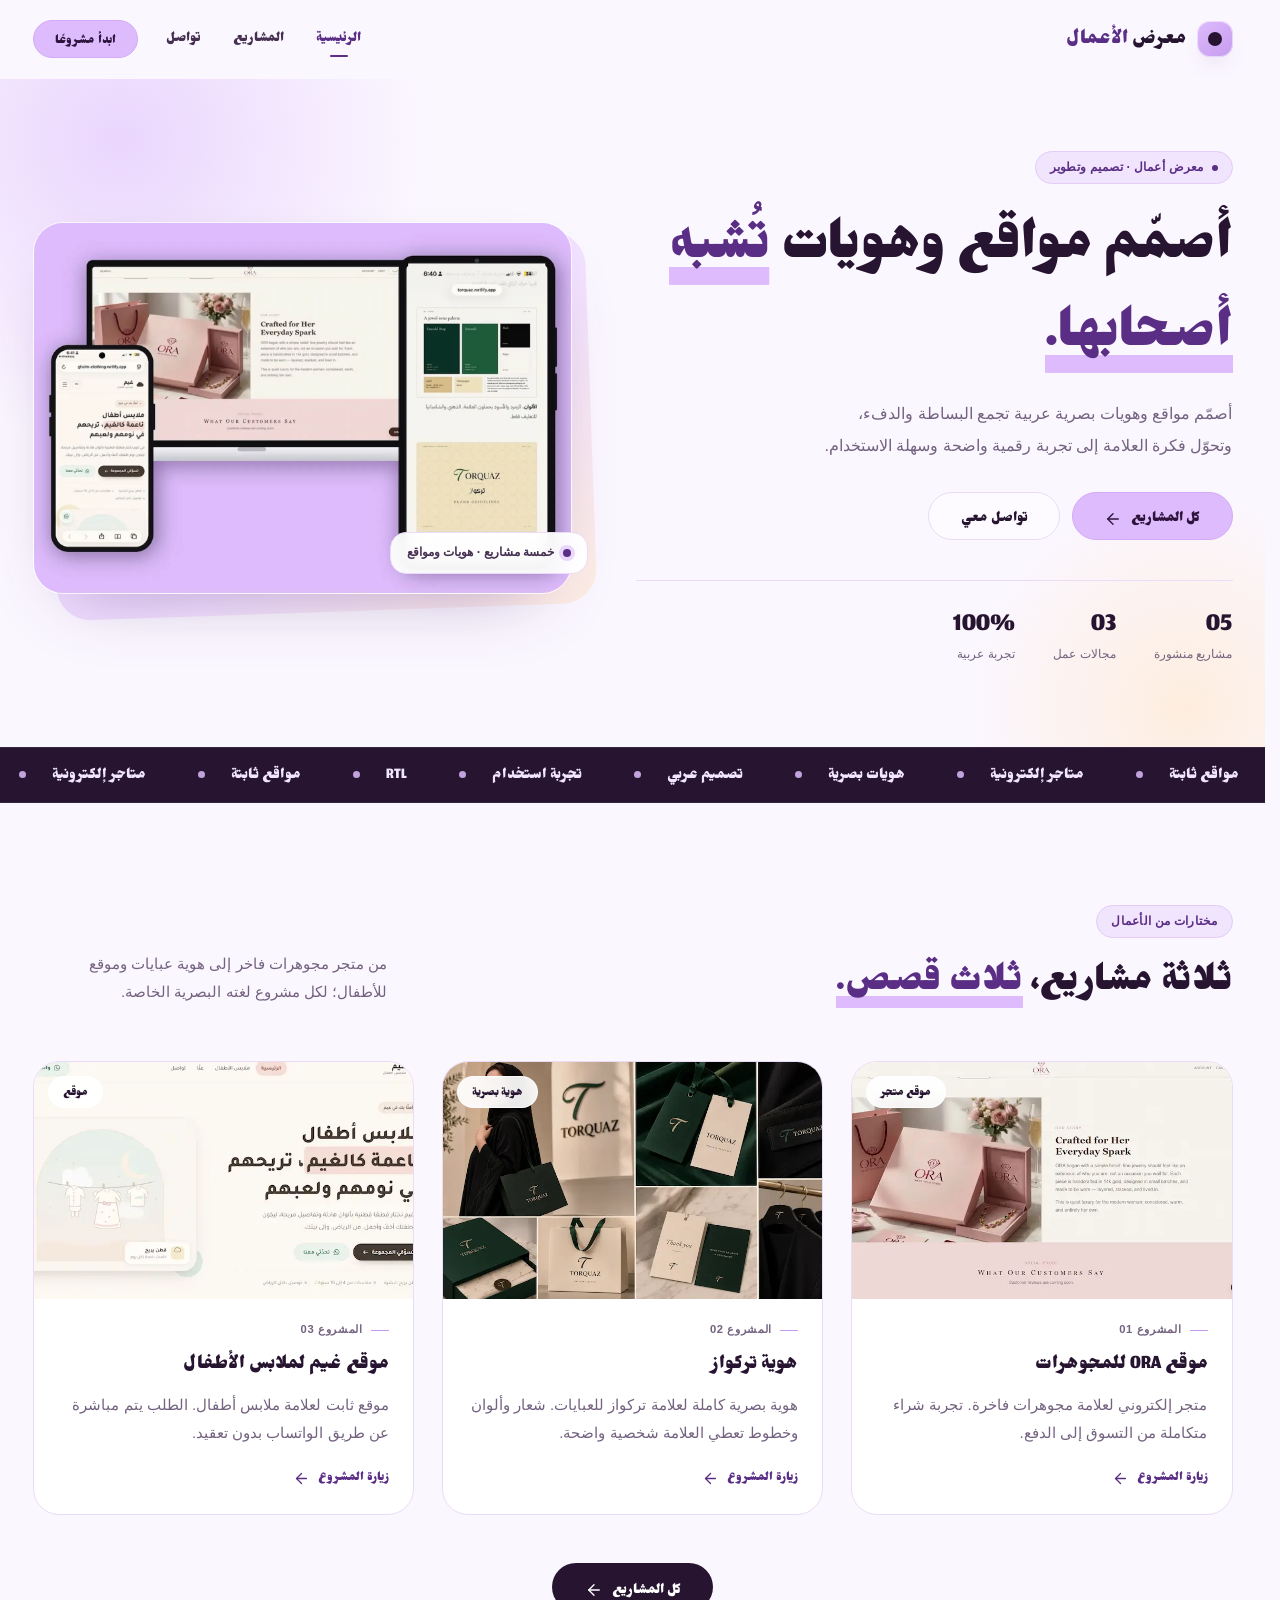
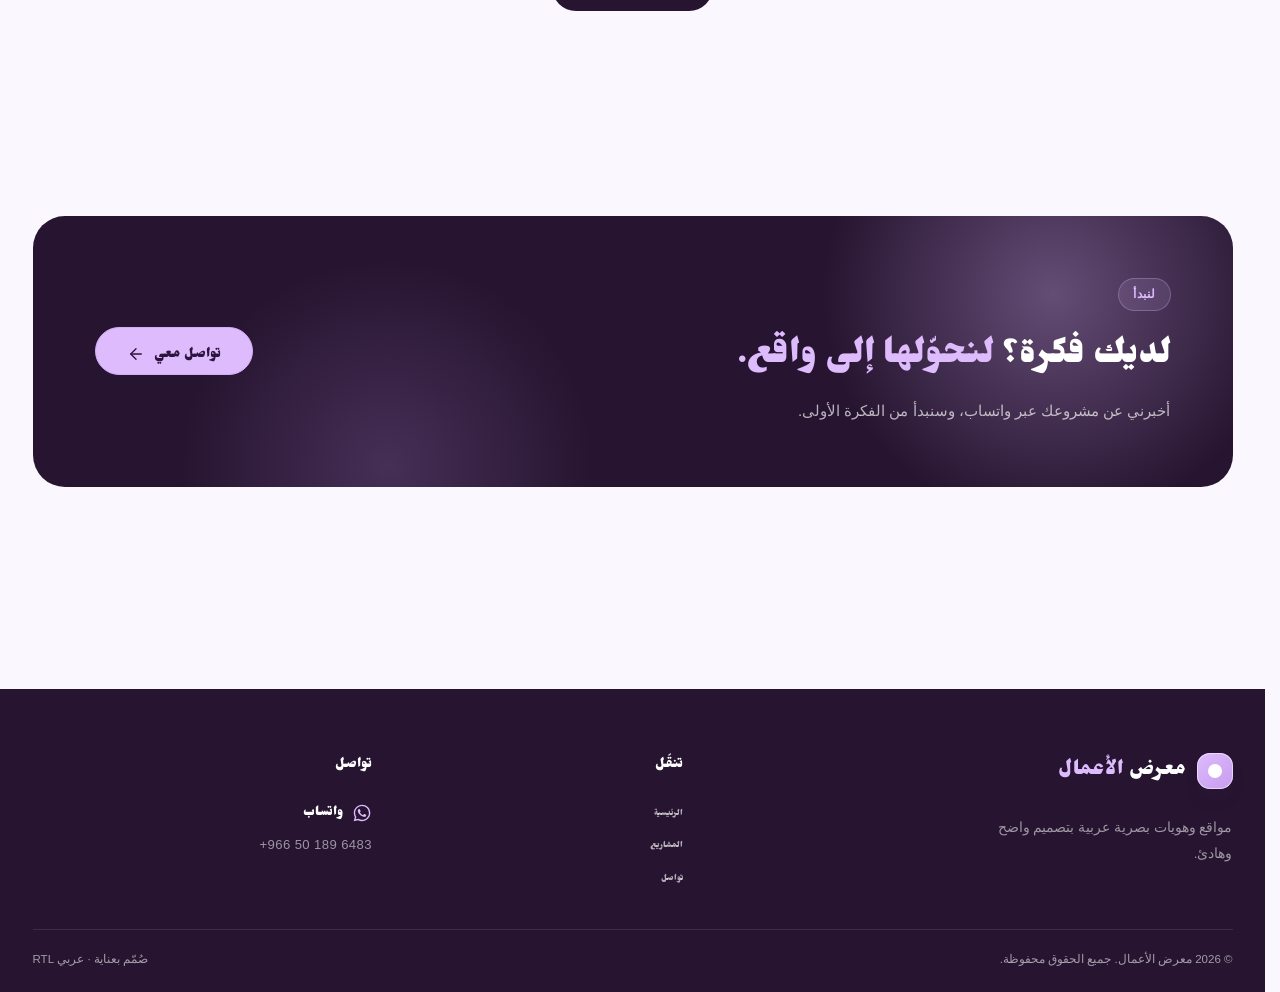
<file: index.html>
<!DOCTYPE html>
<html lang="ar" dir="rtl">
<head>
  <meta charset="utf-8">
  <meta name="viewport" content="width=device-width, initial-scale=1">
  <title>معرض الأعمال — تصميم مواقع وهويات بصرية</title>
  <meta name="description" content="معرض أعمال عربي يضم مواقع ومتاجر إلكترونية وهويات بصرية بتصميم واضح وهادئ.">
  <meta name="theme-color" content="#DDBBFC">
  <link rel="stylesheet" href="assets/css/style.css">
  <script src="assets/js/main.js" defer></script>
</head>
<body>
  <a class="skip-link" href="#main">تخطَّ إلى المحتوى</a>

  <header class="site-header" id="siteHeader">
    <div class="container header-inner">
      <a class="brand" href="index.html" aria-label="معرض الأعمال — الرئيسية">
        <span class="brand-mark" aria-hidden="true"></span>
        <span>معرض <span class="brand-em">الأعمال</span></span>
      </a>

      <nav class="nav" id="primary-nav" aria-label="التنقل الرئيسي">
        <a class="nav-link is-active" href="index.html" aria-current="page">الرئيسية</a>
        <a class="nav-link" href="projects.html">المشاريع</a>
        <a class="nav-link" href="contact.html">تواصل</a>
        <a class="btn btn--primary btn--sm nav-cta" href="contact.html">ابدأ مشروعًا</a>
      </nav>

      <button class="nav-toggle" type="button" aria-expanded="false" aria-controls="primary-nav" aria-label="فتح القائمة">
        <span></span>
        <span></span>
        <span></span>
      </button>
    </div>
  </header>

  <main id="main">
    <section class="hero" aria-labelledby="hero-title">
      <div class="container hero-grid">
        <div class="hero-copy" data-reveal>
          <span class="eyebrow"><span class="eyebrow-dot"></span> معرض أعمال · تصميم وتطوير</span>
          <h1 id="hero-title">أصمّم مواقع وهويات <span class="accent">تُشبه أصحابها.</span></h1>
          <p class="lead">أصمّم مواقع وهويات بصرية عربية تجمع البساطة والدفء، وتحوّل فكرة العلامة إلى تجربة رقمية واضحة وسهلة الاستخدام.</p>
          <div class="hero-actions">
            <a class="btn btn--primary" href="projects.html">
              كل المشاريع
              <svg viewBox="0 0 24 24" fill="none" stroke="currentColor" stroke-width="1.8" stroke-linecap="round" stroke-linejoin="round" aria-hidden="true"><path d="M19 12H5"/><path d="m12 19-7-7 7-7"/></svg>
            </a>
            <a class="btn btn--ghost" href="contact.html">تواصل معي</a>
          </div>
          <ul class="hero-meta">
            <li><strong>05</strong><span>مشاريع منشورة</span></li>
            <li><strong>03</strong><span>مجالات عمل</span></li>
            <li><strong>100%</strong><span>تجربة عربية</span></li>
          </ul>
        </div>

        <figure class="hero-visual" data-reveal style="--delay: 120ms">
          <img src="assets/images/cover.webp" alt="غلاف يعرض واجهات من مشروع متجر ORA للمجوهرات وموقع غيم لملابس الأطفال وهويات تركواز البصرية" width="1600" height="1100" loading="lazy">
          <figcaption class="hero-badge">
            <span class="badge-dot" aria-hidden="true"></span>
            <span>خمسة مشاريع · هويات ومواقع</span>
          </figcaption>
        </figure>
      </div>
    </section>

    <div class="ticker" aria-hidden="true">
      <div class="ticker__track">
        <div class="ticker__group">
          <span class="ticker__item">مواقع ثابتة</span>
          <span class="ticker__item">متاجر إلكترونية</span>
          <span class="ticker__item">هويات بصرية</span>
          <span class="ticker__item">تصميم عربي</span>
          <span class="ticker__item">تجربة استخدام</span>
          <span class="ticker__item">RTL</span>
        </div>
        <div class="ticker__group">
          <span class="ticker__item">مواقع ثابتة</span>
          <span class="ticker__item">متاجر إلكترونية</span>
          <span class="ticker__item">هويات بصرية</span>
          <span class="ticker__item">تصميم عربي</span>
          <span class="ticker__item">تجربة استخدام</span>
          <span class="ticker__item">RTL</span>
        </div>
      </div>
    </div>

    <section class="section" id="featured" aria-labelledby="featured-title">
      <div class="container">
        <div class="section-head" data-reveal>
          <div>
            <span class="eyebrow">مختارات من الأعمال</span>
            <h2 id="featured-title">ثلاثة مشاريع، <span class="accent">ثلاث قصص.</span></h2>
          </div>
          <p>من متجر مجوهرات فاخر إلى هوية عبايات وموقع للأطفال؛ لكل مشروع لغته البصرية الخاصة.</p>
        </div>

        <div class="project-grid project-grid--featured">
          <article class="project-card" data-reveal style="--delay: 0ms">
            <a class="project-media" href="https://ora-website-phi.vercel.app/" target="_blank" rel="noopener noreferrer" aria-label="زيارة موقع ORA للمجوهرات في تبويب جديد">
              <img src="assets/images/ora.webp" alt="واجهة موقع ORA للمجوهرات مع علبة مجوهرات وردية" width="800" height="437" loading="lazy">
              <span class="project-tag">موقع متجر</span>
            </a>
            <div class="project-body">
              <span class="project-kicker">المشروع 01</span>
              <h3><a href="https://ora-website-phi.vercel.app/" target="_blank" rel="noopener noreferrer">موقع ORA للمجوهرات</a></h3>
              <p>متجر إلكتروني لعلامة مجوهرات فاخرة. تجربة شراء متكاملة من التسوق إلى الدفع.</p>
              <a class="text-link" href="https://ora-website-phi.vercel.app/" target="_blank" rel="noopener noreferrer">
                زيارة المشروع
                <svg viewBox="0 0 24 24" fill="none" stroke="currentColor" stroke-width="1.8" stroke-linecap="round" stroke-linejoin="round" aria-hidden="true"><path d="M19 12H5"/><path d="m12 19-7-7 7-7"/></svg>
              </a>
            </div>
          </article>

          <article class="project-card" data-reveal style="--delay: 90ms">
            <a class="project-media" href="https://torquaz-id.netlify.app" target="_blank" rel="noopener noreferrer" aria-label="زيارة مشروع هوية تركواز في تبويب جديد">
              <img src="assets/images/torquaz.webp" alt="هوية تركواز البصرية: الشعار وأكياس وتغليف بالأخضر الداكن" width="800" height="450" loading="lazy">
              <span class="project-tag">هوية بصرية</span>
            </a>
            <div class="project-body">
              <span class="project-kicker">المشروع 02</span>
              <h3><a href="https://torquaz-id.netlify.app" target="_blank" rel="noopener noreferrer">هوية تركواز</a></h3>
              <p>هوية بصرية كاملة لعلامة تركواز للعبايات. شعار وألوان وخطوط تعطي العلامة شخصية واضحة.</p>
              <a class="text-link" href="https://torquaz-id.netlify.app" target="_blank" rel="noopener noreferrer">
                زيارة المشروع
                <svg viewBox="0 0 24 24" fill="none" stroke="currentColor" stroke-width="1.8" stroke-linecap="round" stroke-linejoin="round" aria-hidden="true"><path d="M19 12H5"/><path d="m12 19-7-7 7-7"/></svg>
              </a>
            </div>
          </article>

          <article class="project-card" data-reveal style="--delay: 180ms">
            <a class="project-media" href="https://ghaim-clothing.netlify.app" target="_blank" rel="noopener noreferrer" aria-label="زيارة موقع غيم لملابس الأطفال في تبويب جديد">
              <img src="assets/images/ghaim.webp" alt="الصفحة الرئيسية لموقع غيم لملابس الأطفال" width="860" height="400" loading="lazy">
              <span class="project-tag">موقع</span>
            </a>
            <div class="project-body">
              <span class="project-kicker">المشروع 03</span>
              <h3><a href="https://ghaim-clothing.netlify.app" target="_blank" rel="noopener noreferrer">موقع غيم لملابس الأطفال</a></h3>
              <p>موقع ثابت لعلامة ملابس أطفال. الطلب يتم مباشرة عن طريق الواتساب بدون تعقيد.</p>
              <a class="text-link" href="https://ghaim-clothing.netlify.app" target="_blank" rel="noopener noreferrer">
                زيارة المشروع
                <svg viewBox="0 0 24 24" fill="none" stroke="currentColor" stroke-width="1.8" stroke-linecap="round" stroke-linejoin="round" aria-hidden="true"><path d="M19 12H5"/><path d="m12 19-7-7 7-7"/></svg>
              </a>
            </div>
          </article>
        </div>

        <div class="section-actions" data-reveal>
          <a class="btn btn--dark" href="projects.html">
            كل المشاريع
            <svg viewBox="0 0 24 24" fill="none" stroke="currentColor" stroke-width="1.8" stroke-linecap="round" stroke-linejoin="round" aria-hidden="true"><path d="M19 12H5"/><path d="m12 19-7-7 7-7"/></svg>
          </a>
        </div>
      </div>
    </section>

    <section class="section" aria-labelledby="cta-title">
      <div class="container">
        <div class="cta-band" data-reveal>
          <div class="cta-band__copy">
            <span class="eyebrow eyebrow--light">لنبدأ</span>
            <h2 id="cta-title">لديك فكرة؟ <span>لنحوّلها إلى واقع.</span></h2>
            <p>أخبرني عن مشروعك عبر واتساب، وسنبدأ من الفكرة الأولى.</p>
          </div>
          <a class="btn btn--primary" href="contact.html">
            تواصل معي
            <svg viewBox="0 0 24 24" fill="none" stroke="currentColor" stroke-width="1.8" stroke-linecap="round" stroke-linejoin="round" aria-hidden="true"><path d="M19 12H5"/><path d="m12 19-7-7 7-7"/></svg>
          </a>
        </div>
      </div>
    </section>
  </main>

  <footer class="site-footer">
    <div class="container">
      <div class="footer-grid">
        <div class="footer-brand">
          <a class="brand brand--footer" href="index.html" aria-label="معرض الأعمال — الرئيسية">
            <span class="brand-mark" aria-hidden="true"></span>
            <span>معرض <span class="brand-em">الأعمال</span></span>
          </a>
          <p>مواقع وهويات بصرية عربية بتصميم واضح وهادئ.</p>
        </div>

        <nav class="footer-nav" aria-label="روابط التذييل">
          <h3>تنقّل</h3>
          <a href="index.html">الرئيسية</a>
          <a href="projects.html">المشاريع</a>
          <a href="contact.html">تواصل</a>
        </nav>

        <div class="footer-contact">
          <h3>تواصل</h3>
          <a class="footer-whatsapp" href="https://wa.me/966501896483" target="_blank" rel="noopener noreferrer">
            <svg viewBox="0 0 24 24" fill="currentColor" aria-hidden="true"><path d="M12.04 2C6.58 2 2.13 6.45 2.13 11.91c0 1.75.46 3.45 1.32 4.95L2 22l5.25-1.38a9.87 9.87 0 0 0 4.79 1.22h.01c5.46 0 9.91-4.45 9.91-9.91 0-2.65-1.03-5.14-2.9-7.01A9.82 9.82 0 0 0 12.04 2zm0 18.15h-.01a8.2 8.2 0 0 1-4.18-1.15l-.3-.18-3.11.82.83-3.04-.2-.31a8.19 8.19 0 0 1-1.26-4.38c0-4.54 3.7-8.24 8.24-8.24 2.2 0 4.27.86 5.82 2.42a8.18 8.18 0 0 1 2.41 5.83c0 4.54-3.7 8.23-8.24 8.23zm4.52-6.16c-.25-.12-1.47-.72-1.69-.81-.23-.08-.39-.12-.56.12-.17.25-.64.81-.79.97-.14.17-.29.19-.54.06-.25-.12-1.05-.39-2-1.23-.74-.66-1.23-1.47-1.38-1.72-.14-.25-.02-.38.11-.51.11-.11.25-.29.37-.43.12-.14.17-.25.25-.41.08-.17.04-.31-.02-.43-.06-.12-.56-1.34-.76-1.84-.2-.48-.4-.42-.56-.43h-.48c-.17 0-.43.06-.66.31-.23.25-.86.85-.86 2.07 0 1.22.89 2.4 1.01 2.56.12.17 1.75 2.67 4.23 3.74.59.26 1.05.41 1.41.52.59.19 1.13.16 1.56.1.48-.07 1.47-.6 1.67-1.18.21-.58.21-1.07.14-1.18-.06-.11-.22-.17-.47-.29z"/></svg>
            واتساب
          </a>
          <span class="footer-phone" dir="ltr">+966 50 189 6483</span>
        </div>
      </div>

      <div class="footer-bottom">
        <span>© <span id="year">2026</span> معرض الأعمال. جميع الحقوق محفوظة.</span>
        <span>صُمّم بعناية · عربي RTL</span>
      </div>
    </div>
  </footer>
</body>
</html>
</file>
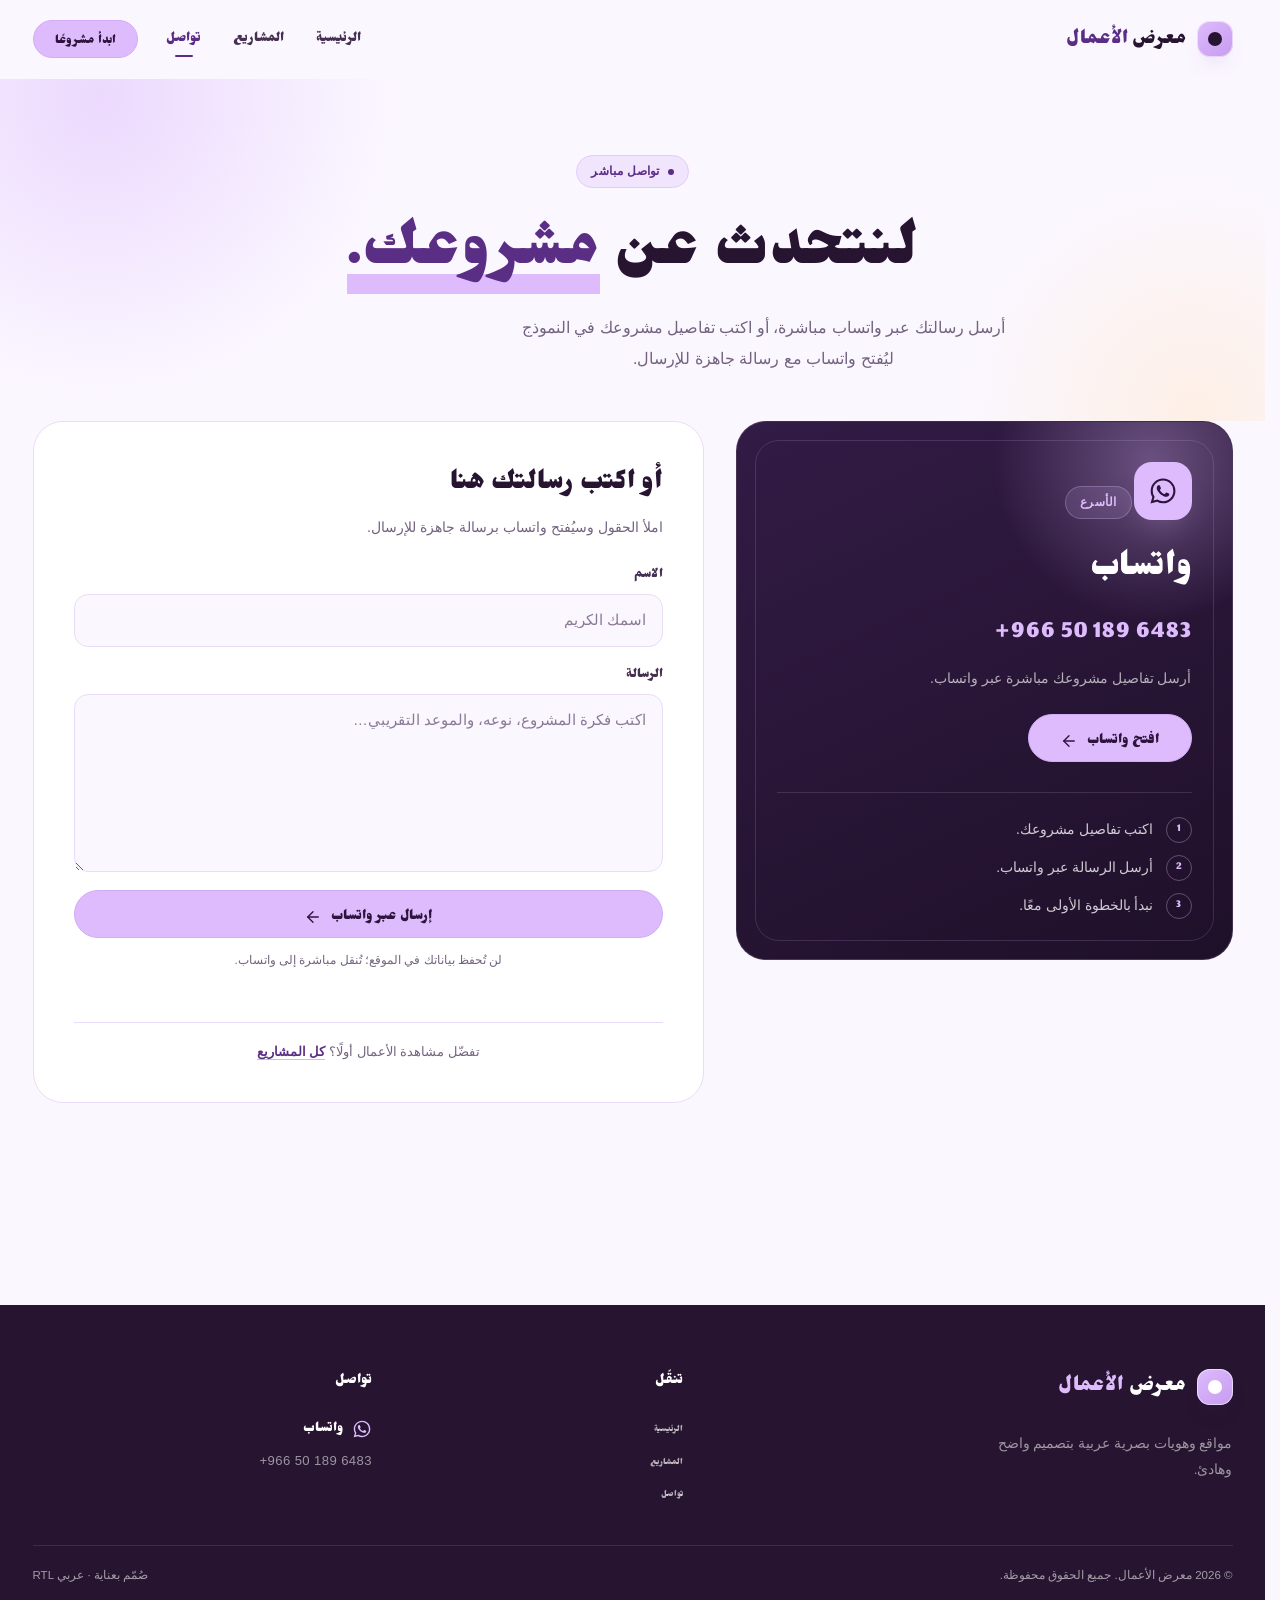
<file: contact.html>
<!DOCTYPE html>
<html lang="ar" dir="rtl">
<head>
  <meta charset="utf-8">
  <meta name="viewport" content="width=device-width, initial-scale=1">
  <title>تواصل — معرض الأعمال</title>
  <meta name="description" content="تواصل مباشرة عبر واتساب لبدء مشروع موقع أو هوية بصرية.">
  <meta name="theme-color" content="#DDBBFC">
  <link rel="stylesheet" href="assets/css/style.css">
  <script src="assets/js/main.js" defer></script>
</head>
<body>
  <a class="skip-link" href="#main">تخطَّ إلى المحتوى</a>

  <header class="site-header" id="siteHeader">
    <div class="container header-inner">
      <a class="brand" href="index.html" aria-label="معرض الأعمال — الرئيسية">
        <span class="brand-mark" aria-hidden="true"></span>
        <span>معرض <span class="brand-em">الأعمال</span></span>
      </a>

      <nav class="nav" id="primary-nav" aria-label="التنقل الرئيسي">
        <a class="nav-link" href="index.html">الرئيسية</a>
        <a class="nav-link" href="projects.html">المشاريع</a>
        <a class="nav-link is-active" href="contact.html" aria-current="page">تواصل</a>
        <a class="btn btn--primary btn--sm nav-cta" href="contact.html">ابدأ مشروعًا</a>
      </nav>

      <button class="nav-toggle" type="button" aria-expanded="false" aria-controls="primary-nav" aria-label="فتح القائمة">
        <span></span>
        <span></span>
        <span></span>
      </button>
    </div>
  </header>

  <main id="main">
    <section class="page-hero page-hero--center" aria-labelledby="page-title">
      <div class="container">
        <div class="page-hero__inner" data-reveal>
          <span class="eyebrow"><span class="eyebrow-dot"></span> تواصل مباشر</span>
          <h1 id="page-title">لنتحدث عن <span class="accent">مشروعك.</span></h1>
          <p class="page-lead">أرسل رسالتك عبر واتساب مباشرة، أو اكتب تفاصيل مشروعك في النموذج ليُفتح واتساب مع رسالة جاهزة للإرسال.</p>
        </div>
      </div>
    </section>

    <section class="section section--flush" aria-label="طرق التواصل">
      <div class="container contact-grid">
        <aside class="contact-card contact-card--whatsapp" data-reveal>
          <span class="contact-icon" aria-hidden="true">
            <svg viewBox="0 0 24 24" fill="currentColor"><path d="M12.04 2C6.58 2 2.13 6.45 2.13 11.91c0 1.75.46 3.45 1.32 4.95L2 22l5.25-1.38a9.87 9.87 0 0 0 4.79 1.22h.01c5.46 0 9.91-4.45 9.91-9.91 0-2.65-1.03-5.14-2.9-7.01A9.82 9.82 0 0 0 12.04 2zm0 18.15h-.01a8.2 8.2 0 0 1-4.18-1.15l-.3-.18-3.11.82.83-3.04-.2-.31a8.19 8.19 0 0 1-1.26-4.38c0-4.54 3.7-8.24 8.24-8.24 2.2 0 4.27.86 5.82 2.42a8.18 8.18 0 0 1 2.41 5.83c0 4.54-3.7 8.23-8.24 8.23zm4.52-6.16c-.25-.12-1.47-.72-1.69-.81-.23-.08-.39-.12-.56.12-.17.25-.64.81-.79.97-.14.17-.29.19-.54.06-.25-.12-1.05-.39-2-1.23-.74-.66-1.23-1.47-1.38-1.72-.14-.25-.02-.38.11-.51.11-.11.25-.29.37-.43.12-.14.17-.25.25-.41.08-.17.04-.31-.02-.43-.06-.12-.56-1.34-.76-1.84-.2-.48-.4-.42-.56-.43h-.48c-.17 0-.43.06-.66.31-.23.25-.86.85-.86 2.07 0 1.22.89 2.4 1.01 2.56.12.17 1.75 2.67 4.23 3.74.59.26 1.05.41 1.41.52.59.19 1.13.16 1.56.1.48-.07 1.47-.6 1.67-1.18.21-.58.21-1.07.14-1.18-.06-.11-.22-.17-.47-.29z"/></svg>
          </span>
          <span class="eyebrow eyebrow--light">الأسرع</span>
          <h2>واتساب</h2>
          <a class="whatsapp-number" href="https://wa.me/966501896483" target="_blank" rel="noopener noreferrer" dir="ltr">+966 50 189 6483</a>
          <p class="contact-note">أرسل تفاصيل مشروعك مباشرة عبر واتساب.</p>
          <a class="btn btn--primary" href="https://wa.me/966501896483" target="_blank" rel="noopener noreferrer">
            افتح واتساب
            <svg viewBox="0 0 24 24" fill="none" stroke="currentColor" stroke-width="1.8" stroke-linecap="round" stroke-linejoin="round" aria-hidden="true"><path d="M19 12H5"/><path d="m12 19-7-7 7-7"/></svg>
          </a>

          <ol class="steps">
            <li><span class="step-num">1</span> اكتب تفاصيل مشروعك.</li>
            <li><span class="step-num">2</span> أرسل الرسالة عبر واتساب.</li>
            <li><span class="step-num">3</span> نبدأ بالخطوة الأولى معًا.</li>
          </ol>
        </aside>

        <div class="contact-card contact-card--form" data-reveal style="--delay: 100ms">
          <h2>أو اكتب رسالتك هنا</h2>
          <p class="form-intro">املأ الحقول وسيُفتح واتساب برسالة جاهزة للإرسال.</p>

          <form id="contactForm" novalidate>
            <div class="field">
              <label for="name">الاسم</label>
              <input id="name" name="name" type="text" autocomplete="name" placeholder="اسمك الكريم" required>
            </div>
            <div class="field">
              <label for="message">الرسالة</label>
              <textarea id="message" name="message" rows="6" placeholder="اكتب فكرة المشروع، نوعه، والموعد التقريبي…" required></textarea>
            </div>
            <button class="btn btn--primary btn--block" type="submit">
              إرسال عبر واتساب
              <svg viewBox="0 0 24 24" fill="none" stroke="currentColor" stroke-width="1.8" stroke-linecap="round" stroke-linejoin="round" aria-hidden="true"><path d="M19 12H5"/><path d="m12 19-7-7 7-7"/></svg>
            </button>
            <p class="form-note">لن تُحفظ بياناتك في الموقع؛ تُنقل مباشرة إلى واتساب.</p>
            <p class="form-status" id="formStatus" role="status" aria-live="polite"></p>
          </form>

          <p class="form-alt">تفضّل مشاهدة الأعمال أولًا؟ <a href="projects.html">كل المشاريع</a></p>
        </div>
      </div>
    </section>
  </main>

  <footer class="site-footer">
    <div class="container">
      <div class="footer-grid">
        <div class="footer-brand">
          <a class="brand brand--footer" href="index.html" aria-label="معرض الأعمال — الرئيسية">
            <span class="brand-mark" aria-hidden="true"></span>
            <span>معرض <span class="brand-em">الأعمال</span></span>
          </a>
          <p>مواقع وهويات بصرية عربية بتصميم واضح وهادئ.</p>
        </div>

        <nav class="footer-nav" aria-label="روابط التذييل">
          <h3>تنقّل</h3>
          <a href="index.html">الرئيسية</a>
          <a href="projects.html">المشاريع</a>
          <a href="contact.html">تواصل</a>
        </nav>

        <div class="footer-contact">
          <h3>تواصل</h3>
          <a class="footer-whatsapp" href="https://wa.me/966501896483" target="_blank" rel="noopener noreferrer">
            <svg viewBox="0 0 24 24" fill="currentColor" aria-hidden="true"><path d="M12.04 2C6.58 2 2.13 6.45 2.13 11.91c0 1.75.46 3.45 1.32 4.95L2 22l5.25-1.38a9.87 9.87 0 0 0 4.79 1.22h.01c5.46 0 9.91-4.45 9.91-9.91 0-2.65-1.03-5.14-2.9-7.01A9.82 9.82 0 0 0 12.04 2zm0 18.15h-.01a8.2 8.2 0 0 1-4.18-1.15l-.3-.18-3.11.82.83-3.04-.2-.31a8.19 8.19 0 0 1-1.26-4.38c0-4.54 3.7-8.24 8.24-8.24 2.2 0 4.27.86 5.82 2.42a8.18 8.18 0 0 1 2.41 5.83c0 4.54-3.7 8.23-8.24 8.23zm4.52-6.16c-.25-.12-1.47-.72-1.69-.81-.23-.08-.39-.12-.56.12-.17.25-.64.81-.79.97-.14.17-.29.19-.54.06-.25-.12-1.05-.39-2-1.23-.74-.66-1.23-1.47-1.38-1.72-.14-.25-.02-.38.11-.51.11-.11.25-.29.37-.43.12-.14.17-.25.25-.41.08-.17.04-.31-.02-.43-.06-.12-.56-1.34-.76-1.84-.2-.48-.4-.42-.56-.43h-.48c-.17 0-.43.06-.66.31-.23.25-.86.85-.86 2.07 0 1.22.89 2.4 1.01 2.56.12.17 1.75 2.67 4.23 3.74.59.26 1.05.41 1.41.52.59.19 1.13.16 1.56.1.48-.07 1.47-.6 1.67-1.18.21-.58.21-1.07.14-1.18-.06-.11-.22-.17-.47-.29z"/></svg>
            واتساب
          </a>
          <span class="footer-phone" dir="ltr">+966 50 189 6483</span>
        </div>
      </div>

      <div class="footer-bottom">
        <span>© <span id="year">2026</span> معرض الأعمال. جميع الحقوق محفوظة.</span>
        <span>صُمّم بعناية · عربي RTL</span>
      </div>
    </div>
  </footer>
</body>
</html>
</file>
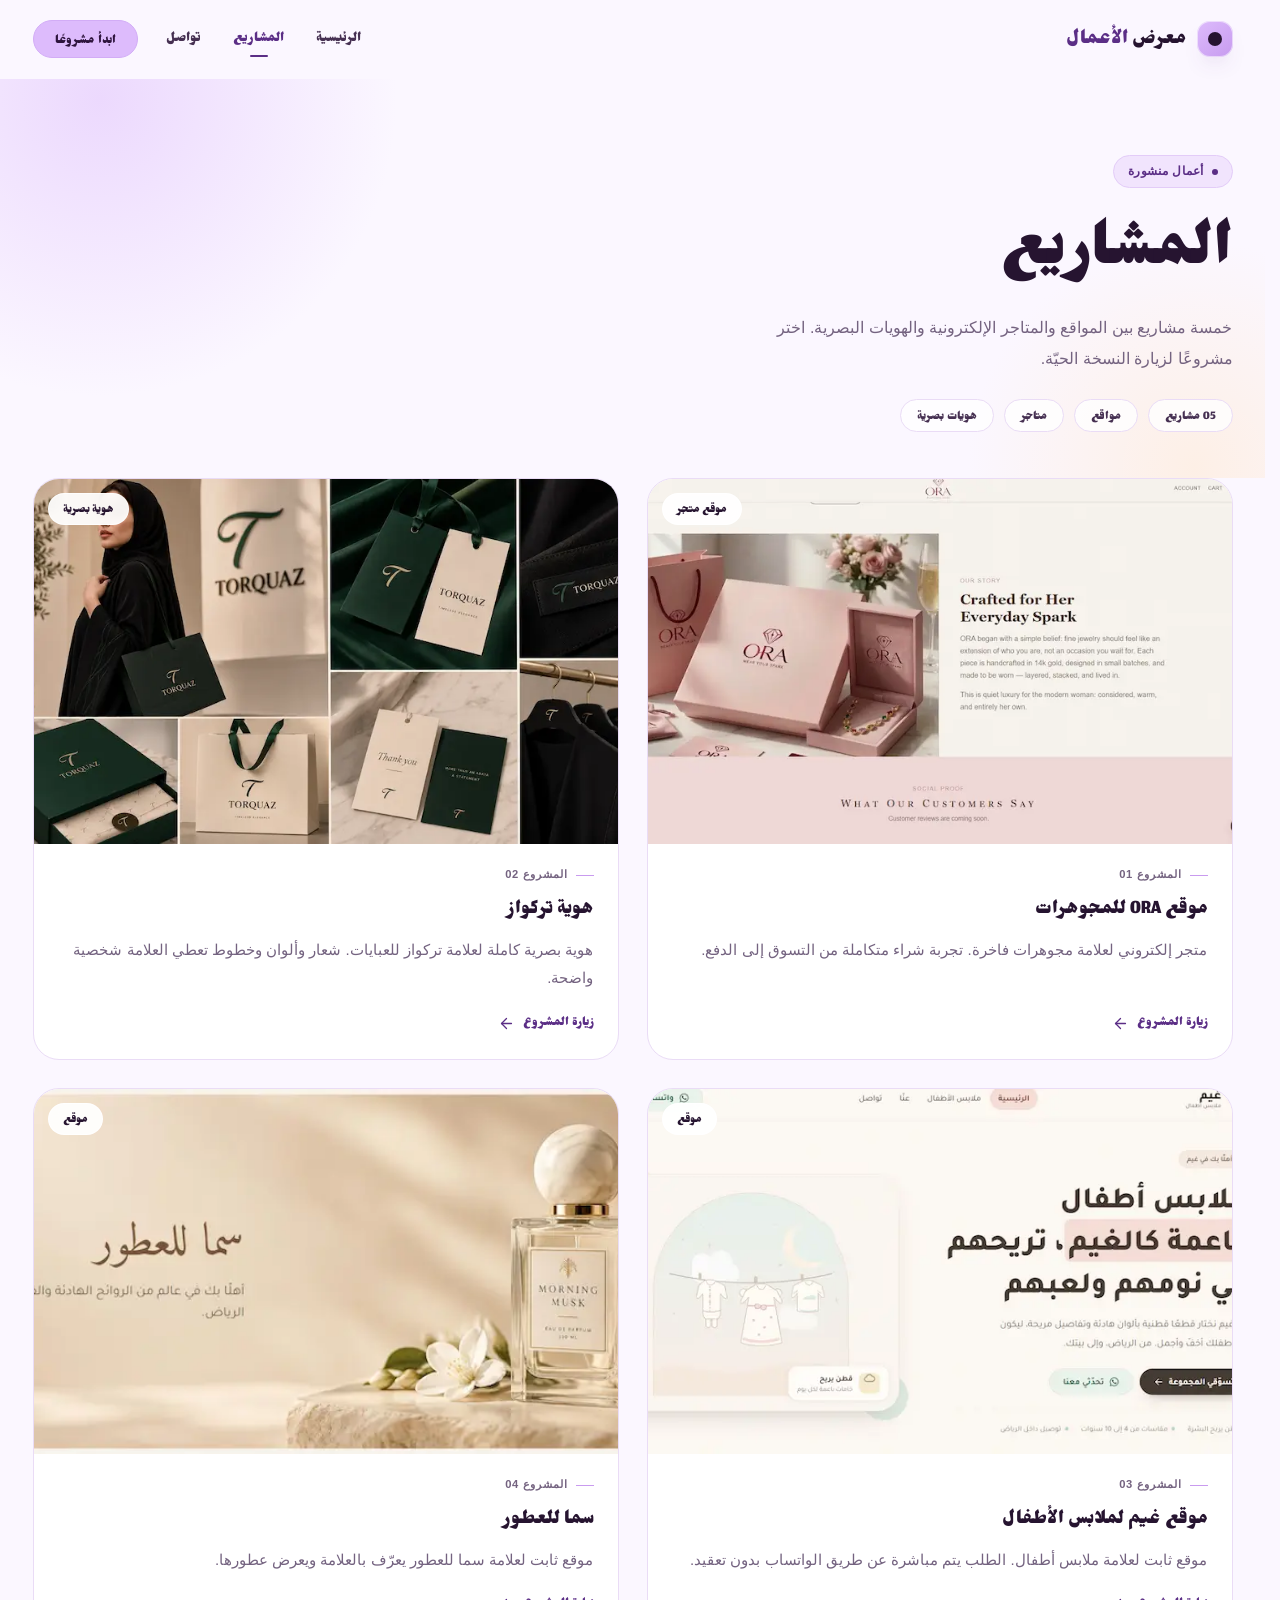
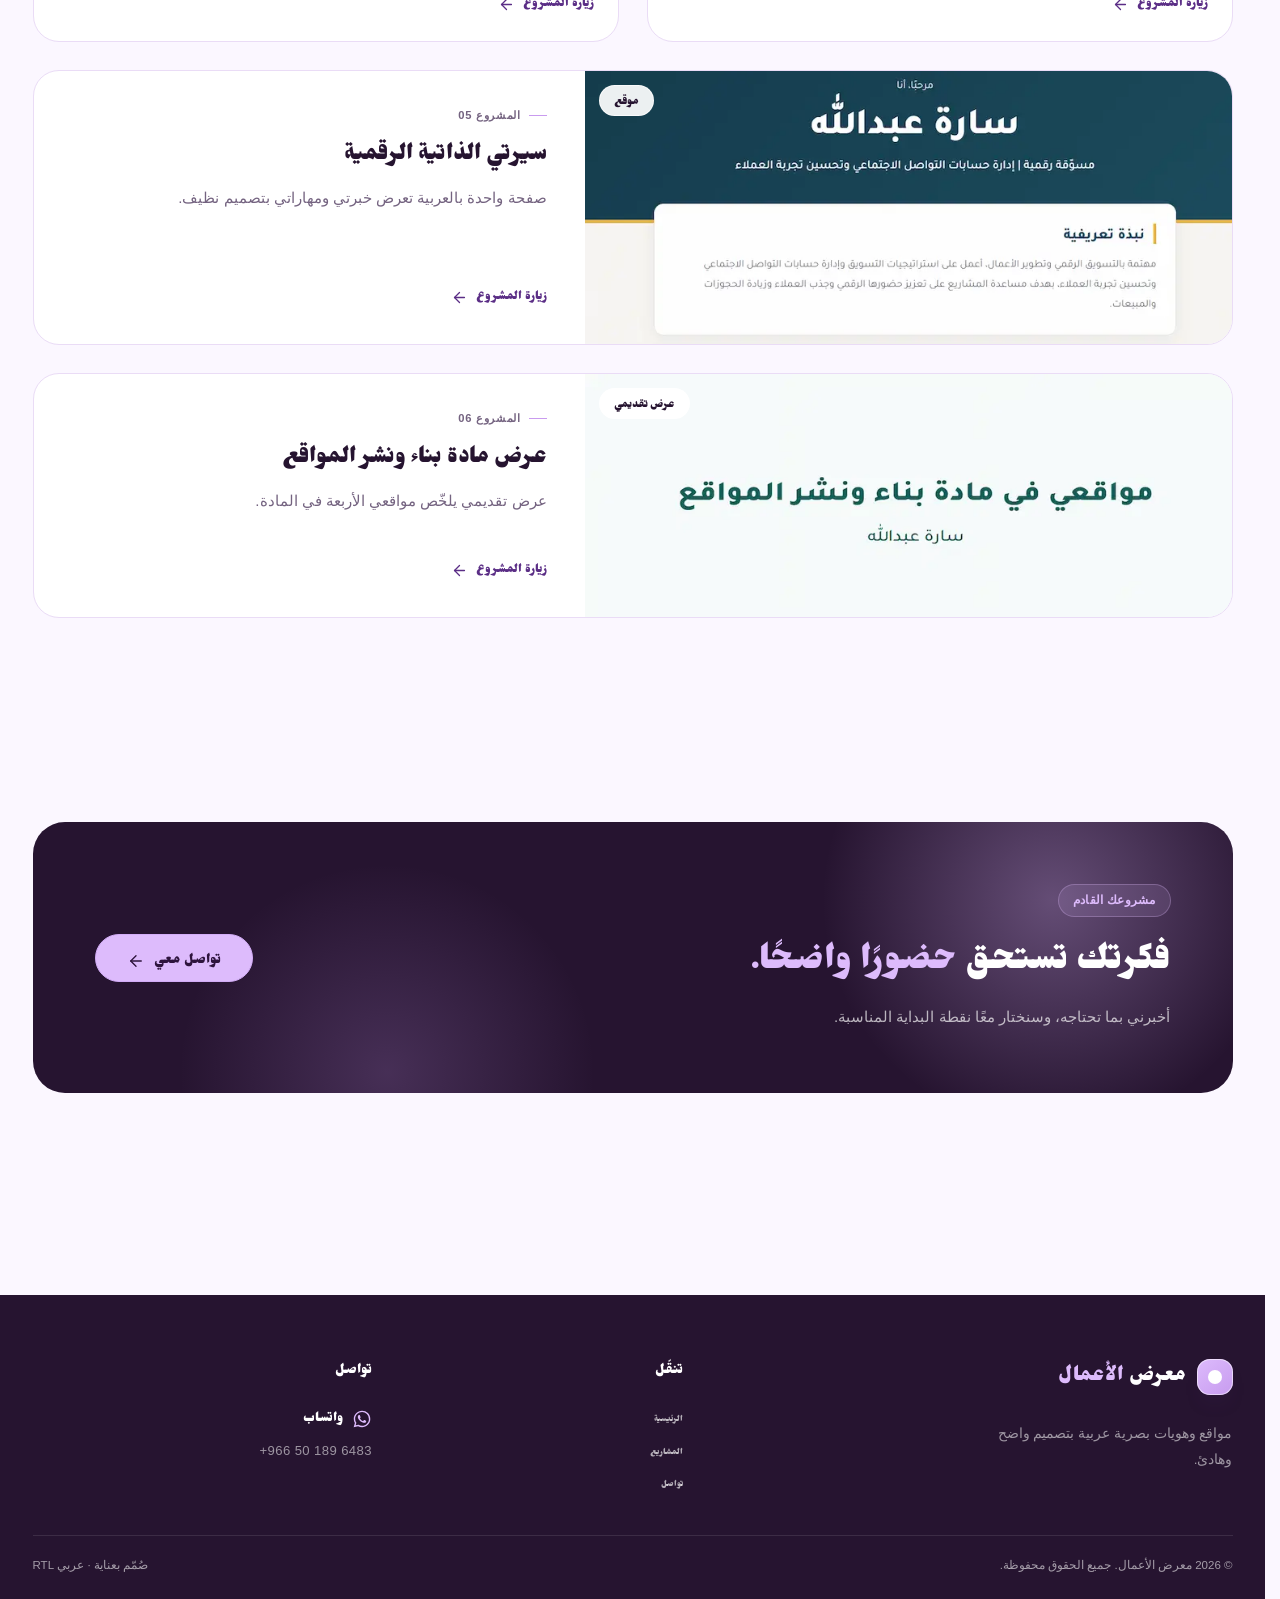
<file: projects.html>
<!DOCTYPE html>
<html lang="ar" dir="rtl">
<head>
  <meta charset="utf-8">
  <meta name="viewport" content="width=device-width, initial-scale=1">
  <title>المشاريع — معرض الأعمال</title>
  <meta name="description" content="خمسة مشاريع منشورة بين المواقع والمتاجر الإلكترونية والهويات البصرية.">
  <meta name="theme-color" content="#DDBBFC">
  <link rel="stylesheet" href="assets/css/style.css">
  <script src="assets/js/main.js" defer></script>
</head>
<body>
  <a class="skip-link" href="#main">تخطَّ إلى المحتوى</a>

  <header class="site-header" id="siteHeader">
    <div class="container header-inner">
      <a class="brand" href="index.html" aria-label="معرض الأعمال — الرئيسية">
        <span class="brand-mark" aria-hidden="true"></span>
        <span>معرض <span class="brand-em">الأعمال</span></span>
      </a>

      <nav class="nav" id="primary-nav" aria-label="التنقل الرئيسي">
        <a class="nav-link" href="index.html">الرئيسية</a>
        <a class="nav-link is-active" href="projects.html" aria-current="page">المشاريع</a>
        <a class="nav-link" href="contact.html">تواصل</a>
        <a class="btn btn--primary btn--sm nav-cta" href="contact.html">ابدأ مشروعًا</a>
      </nav>

      <button class="nav-toggle" type="button" aria-expanded="false" aria-controls="primary-nav" aria-label="فتح القائمة">
        <span></span>
        <span></span>
        <span></span>
      </button>
    </div>
  </header>

  <main id="main">
    <section class="page-hero" aria-labelledby="page-title">
      <div class="container">
        <div class="page-hero__inner" data-reveal>
          <span class="eyebrow"><span class="eyebrow-dot"></span> أعمال منشورة</span>
          <h1 id="page-title">المشاريع</h1>
          <p class="page-lead">خمسة مشاريع بين المواقع والمتاجر الإلكترونية والهويات البصرية. اختر مشروعًا لزيارة النسخة الحيّة.</p>
          <div class="page-meta">
            <span class="chip">05 مشاريع</span>
            <span class="chip">مواقع</span>
            <span class="chip">متاجر</span>
            <span class="chip">هويات بصرية</span>
          </div>
        </div>
      </div>
    </section>

    <section class="section section--flush" aria-label="قائمة المشاريع">
      <div class="container">
        <div class="project-grid project-grid--all">
          <article class="project-card" data-reveal style="--delay: 0ms">
            <a class="project-media" href="https://ora-website-phi.vercel.app/" target="_blank" rel="noopener noreferrer" aria-label="زيارة موقع ORA للمجوهرات في تبويب جديد">
              <img src="assets/images/ora.webp" alt="واجهة موقع ORA للمجوهرات مع علبة مجوهرات وردية" width="800" height="437" loading="lazy">
              <span class="project-tag">موقع متجر</span>
            </a>
            <div class="project-body">
              <span class="project-kicker">المشروع 01</span>
              <h3><a href="https://ora-website-phi.vercel.app/" target="_blank" rel="noopener noreferrer">موقع ORA للمجوهرات</a></h3>
              <p>متجر إلكتروني لعلامة مجوهرات فاخرة. تجربة شراء متكاملة من التسوق إلى الدفع.</p>
              <a class="text-link" href="https://ora-website-phi.vercel.app/" target="_blank" rel="noopener noreferrer">
                زيارة المشروع
                <svg viewBox="0 0 24 24" fill="none" stroke="currentColor" stroke-width="1.8" stroke-linecap="round" stroke-linejoin="round" aria-hidden="true"><path d="M19 12H5"/><path d="m12 19-7-7 7-7"/></svg>
              </a>
            </div>
          </article>

          <article class="project-card" data-reveal style="--delay: 80ms">
            <a class="project-media" href="https://torquaz-id.netlify.app" target="_blank" rel="noopener noreferrer" aria-label="زيارة مشروع هوية تركواز في تبويب جديد">
              <img src="assets/images/torquaz.webp" alt="هوية تركواز البصرية: الشعار وأكياس وتغليف بالأخضر الداكن" width="800" height="450" loading="lazy">
              <span class="project-tag">هوية بصرية</span>
            </a>
            <div class="project-body">
              <span class="project-kicker">المشروع 02</span>
              <h3><a href="https://torquaz-id.netlify.app" target="_blank" rel="noopener noreferrer">هوية تركواز</a></h3>
              <p>هوية بصرية كاملة لعلامة تركواز للعبايات. شعار وألوان وخطوط تعطي العلامة شخصية واضحة.</p>
              <a class="text-link" href="https://torquaz-id.netlify.app" target="_blank" rel="noopener noreferrer">
                زيارة المشروع
                <svg viewBox="0 0 24 24" fill="none" stroke="currentColor" stroke-width="1.8" stroke-linecap="round" stroke-linejoin="round" aria-hidden="true"><path d="M19 12H5"/><path d="m12 19-7-7 7-7"/></svg>
              </a>
            </div>
          </article>

          <article class="project-card" data-reveal style="--delay: 160ms">
            <a class="project-media" href="https://ghaim-clothing.netlify.app" target="_blank" rel="noopener noreferrer" aria-label="زيارة موقع غيم لملابس الأطفال في تبويب جديد">
              <img src="assets/images/ghaim.webp" alt="الصفحة الرئيسية لموقع غيم لملابس الأطفال" width="860" height="400" loading="lazy">
              <span class="project-tag">موقع</span>
            </a>
            <div class="project-body">
              <span class="project-kicker">المشروع 03</span>
              <h3><a href="https://ghaim-clothing.netlify.app" target="_blank" rel="noopener noreferrer">موقع غيم لملابس الأطفال</a></h3>
              <p>موقع ثابت لعلامة ملابس أطفال. الطلب يتم مباشرة عن طريق الواتساب بدون تعقيد.</p>
              <a class="text-link" href="https://ghaim-clothing.netlify.app" target="_blank" rel="noopener noreferrer">
                زيارة المشروع
                <svg viewBox="0 0 24 24" fill="none" stroke="currentColor" stroke-width="1.8" stroke-linecap="round" stroke-linejoin="round" aria-hidden="true"><path d="M19 12H5"/><path d="m12 19-7-7 7-7"/></svg>
              </a>
            </div>
          </article>

          <article class="project-card" data-reveal style="--delay: 0ms">
            <a class="project-media" href="https://sama-scent-stories.lovable.app/" target="_blank" rel="noopener noreferrer" aria-label="زيارة موقع سما للعطور في تبويب جديد">
              <img src="assets/images/sama.webp" alt="صفحة سما للعطور مع زجاجة عطر موضوعة على حجر فاتح" width="800" height="331" loading="lazy">
              <span class="project-tag">موقع</span>
            </a>
            <div class="project-body">
              <span class="project-kicker">المشروع 04</span>
              <h3><a href="https://sama-scent-stories.lovable.app/" target="_blank" rel="noopener noreferrer">سما للعطور</a></h3>
              <p>موقع ثابت لعلامة سما للعطور يعرّف بالعلامة ويعرض عطورها.</p>
              <a class="text-link" href="https://sama-scent-stories.lovable.app/" target="_blank" rel="noopener noreferrer">
                زيارة المشروع
                <svg viewBox="0 0 24 24" fill="none" stroke="currentColor" stroke-width="1.8" stroke-linecap="round" stroke-linejoin="round" aria-hidden="true"><path d="M19 12H5"/><path d="m12 19-7-7 7-7"/></svg>
              </a>
            </div>
          </article>

          <article class="project-card project-card--wide" data-reveal style="--delay: 80ms">
            <a class="project-media" href="https://sara-abdullah.netlify.app" target="_blank" rel="noopener noreferrer" aria-label="زيارة السيرة الذاتية الرقمية في تبويب جديد">
              <img src="assets/images/cv.webp" alt="الصفحة الرئيسية للسيرة الذاتية الرقمية لسارة عبدالله" width="800" height="338" loading="lazy">
              <span class="project-tag">موقع</span>
            </a>
            <div class="project-body">
              <span class="project-kicker">المشروع 05</span>
              <h3><a href="https://sara-abdullah.netlify.app" target="_blank" rel="noopener noreferrer">سيرتي الذاتية الرقمية</a></h3>
              <p>صفحة واحدة بالعربية تعرض خبرتي ومهاراتي بتصميم نظيف.</p>
              <a class="text-link" href="https://sara-abdullah.netlify.app" target="_blank" rel="noopener noreferrer">
                زيارة المشروع
                <svg viewBox="0 0 24 24" fill="none" stroke="currentColor" stroke-width="1.8" stroke-linecap="round" stroke-linejoin="round" aria-hidden="true"><path d="M19 12H5"/><path d="m12 19-7-7 7-7"/></svg>
              </a>
            </div>
          </article>

          <article class="project-card project-card--wide" data-reveal style="--delay: 160ms">
            <a class="project-media" href="https://sara-slides.senyoureta55255.workers.dev/" target="_blank" rel="noopener noreferrer" aria-label="فتح عرض مادة بناء ونشر المواقع في تبويب جديد">
              <img src="assets/images/slide.webp" alt="شاشة العرض التقديمي لمادة بناء ونشر المواقع" width="800" height="500" loading="lazy">
              <span class="project-tag">عرض تقديمي</span>
            </a>
            <div class="project-body">
              <span class="project-kicker">المشروع 06</span>
              <h3><a href="https://sara-slides.senyoureta55255.workers.dev/" target="_blank" rel="noopener noreferrer">عرض مادة بناء ونشر المواقع</a></h3>
              <p>عرض تقديمي يلخّص مواقعي الأربعة في المادة.</p>
              <a class="text-link" href="https://sara-slides.senyoureta55255.workers.dev/" target="_blank" rel="noopener noreferrer">
                زيارة المشروع
                <svg viewBox="0 0 24 24" fill="none" stroke="currentColor" stroke-width="1.8" stroke-linecap="round" stroke-linejoin="round" aria-hidden="true"><path d="M19 12H5"/><path d="m12 19-7-7 7-7"/></svg>
              </a>
            </div>
          </article>
        </div>
      </div>
    </section>

    <section class="section" aria-labelledby="projects-cta-title">
      <div class="container">
        <div class="cta-band" data-reveal>
          <div class="cta-band__copy">
            <span class="eyebrow eyebrow--light">مشروعك القادم</span>
            <h2 id="projects-cta-title">فكرتك تستحق <span>حضورًا واضحًا.</span></h2>
            <p>أخبرني بما تحتاجه، وسنختار معًا نقطة البداية المناسبة.</p>
          </div>
          <a class="btn btn--primary" href="contact.html">
            تواصل معي
            <svg viewBox="0 0 24 24" fill="none" stroke="currentColor" stroke-width="1.8" stroke-linecap="round" stroke-linejoin="round" aria-hidden="true"><path d="M19 12H5"/><path d="m12 19-7-7 7-7"/></svg>
          </a>
        </div>
      </div>
    </section>
  </main>

  <footer class="site-footer">
    <div class="container">
      <div class="footer-grid">
        <div class="footer-brand">
          <a class="brand brand--footer" href="index.html" aria-label="معرض الأعمال — الرئيسية">
            <span class="brand-mark" aria-hidden="true"></span>
            <span>معرض <span class="brand-em">الأعمال</span></span>
          </a>
          <p>مواقع وهويات بصرية عربية بتصميم واضح وهادئ.</p>
        </div>

        <nav class="footer-nav" aria-label="روابط التذييل">
          <h3>تنقّل</h3>
          <a href="index.html">الرئيسية</a>
          <a href="projects.html">المشاريع</a>
          <a href="contact.html">تواصل</a>
        </nav>

        <div class="footer-contact">
          <h3>تواصل</h3>
          <a class="footer-whatsapp" href="https://wa.me/966501896483" target="_blank" rel="noopener noreferrer">
            <svg viewBox="0 0 24 24" fill="currentColor" aria-hidden="true"><path d="M12.04 2C6.58 2 2.13 6.45 2.13 11.91c0 1.75.46 3.45 1.32 4.95L2 22l5.25-1.38a9.87 9.87 0 0 0 4.79 1.22h.01c5.46 0 9.91-4.45 9.91-9.91 0-2.65-1.03-5.14-2.9-7.01A9.82 9.82 0 0 0 12.04 2zm0 18.15h-.01a8.2 8.2 0 0 1-4.18-1.15l-.3-.18-3.11.82.83-3.04-.2-.31a8.19 8.19 0 0 1-1.26-4.38c0-4.54 3.7-8.24 8.24-8.24 2.2 0 4.27.86 5.82 2.42a8.18 8.18 0 0 1 2.41 5.83c0 4.54-3.7 8.23-8.24 8.23zm4.52-6.16c-.25-.12-1.47-.72-1.69-.81-.23-.08-.39-.12-.56.12-.17.25-.64.81-.79.97-.14.17-.29.19-.54.06-.25-.12-1.05-.39-2-1.23-.74-.66-1.23-1.47-1.38-1.72-.14-.25-.02-.38.11-.51.11-.11.25-.29.37-.43.12-.14.17-.25.25-.41.08-.17.04-.31-.02-.43-.06-.12-.56-1.34-.76-1.84-.2-.48-.4-.42-.56-.43h-.48c-.17 0-.43.06-.66.31-.23.25-.86.85-.86 2.07 0 1.22.89 2.4 1.01 2.56.12.17 1.75 2.67 4.23 3.74.59.26 1.05.41 1.41.52.59.19 1.13.16 1.56.1.48-.07 1.47-.6 1.67-1.18.21-.58.21-1.07.14-1.18-.06-.11-.22-.17-.47-.29z"/></svg>
            واتساب
          </a>
          <span class="footer-phone" dir="ltr">+966 50 189 6483</span>
        </div>
      </div>

      <div class="footer-bottom">
        <span>© <span id="year">2026</span> معرض الأعمال. جميع الحقوق محفوظة.</span>
        <span>صُمّم بعناية · عربي RTL</span>
      </div>
    </div>
  </footer>
</body>
</html>
</file>
<file: assets/css/style.css>
/* =========================================================
   معرض الأعمال — الأنماط الأساسية
   ========================================================= */

/* ---------- الخطوط المحلية ---------- */
@font-face {
  font-family: "Jomhuria";
  font-style: normal;
  font-weight: 400;
  font-display: swap;
  src: url("../fonts/jomhuria-arabic.woff2") format("woff2");
  unicode-range: U+0600-06FF, U+0750-077F, U+08A0-08FF, U+200C-200E, U+2010-2011, U+204F, U+2E41, U+FB50-FDFF, U+FE70-FEFF, U+1EE00-1EEFF;
}

@font-face {
  font-family: "Jomhuria";
  font-style: normal;
  font-weight: 400;
  font-display: swap;
  src: url("../fonts/jomhuria-latin.woff2") format("woff2");
  unicode-range: U+0000-00FF, U+0131, U+0152-0153, U+02BB-02BC, U+02C6, U+02DA, U+02DC, U+2000-206F, U+20AC, U+2122, U+2191, U+2193, U+2212, U+2215, U+FEFF, U+FFFD;
}

/* ---------- المتغيرات ---------- */
:root {
  --primary: #DDBBFC;
  --primary-2: #C99BEF;
  --primary-soft: #F1E4FD;
  --primary-wash: #F8F1FE;
  --deep: #5B2E86;
  --deep-2: #7A45A8;
  --ink: #261430;
  --ink-2: #463052;
  --muted: #746380;
  --bg: #FBF7FF;
  --surface: #FFFFFF;
  --cream: #FFFBF5;
  --line: #EADCF6;
  --shadow: 0 30px 70px -40px rgba(76, 38, 112, 0.45);
  --radius: 26px;
  --container: 1200px;
  --header-h: 78px;
  --font-main: "Jomhuria", "Segoe UI", Tahoma, sans-serif;
  --font-text: "Segoe UI", Tahoma, "Noto Naskh Arabic", Arial, sans-serif;
}

/* ---------- إعادة الضبط ---------- */
*,
*::before,
*::after {
  box-sizing: border-box;
}

* {
  margin: 0;
}

html {
  -webkit-text-size-adjust: 100%;
  scroll-behavior: smooth;
  scroll-padding-top: calc(var(--header-h) + 20px);
  scrollbar-gutter: stable;
}

body {
  font-family: var(--font-main);
  font-size: 1.1rem;
  line-height: 1.6;
  color: var(--ink);
  background-color: var(--bg);
  overflow-x: hidden;
}

img,
svg {
  display: block;
  max-width: 100%;
}

a {
  color: inherit;
  text-decoration: none;
}

ul,
ol {
  list-style: none;
  padding: 0;
}

button,
input,
textarea {
  font: inherit;
  color: inherit;
}

button {
  background: none;
  border: 0;
  cursor: pointer;
}

p,
li,
input,
textarea,
label {
  font-family: var(--font-text);
}

h1,
h2,
h3,
h4 {
  font-family: var(--font-main);
  font-weight: 400;
  line-height: 1.05;
}

::selection {
  background: var(--primary);
  color: var(--ink);
}

:focus-visible {
  outline: 2px solid var(--deep);
  outline-offset: 3px;
  border-radius: 6px;
}

.skip-link {
  position: fixed;
  top: 12px;
  inset-inline-start: 12px;
  z-index: 200;
  padding: 10px 16px;
  border-radius: 10px;
  background: var(--ink);
  color: #fff;
  font-family: var(--font-text);
  font-size: 0.85rem;
  transform: translateY(-150%);
  transition: transform 0.2s ease;
}

.skip-link:focus {
  transform: none;
}

.container {
  width: min(100% - 40px, var(--container));
  margin-inline: auto;
}

/* ---------- عناصر مشتركة ---------- */
.eyebrow {
  display: inline-flex;
  align-items: center;
  gap: 8px;
  padding: 7px 14px;
  border: 1px solid #E3CCF8;
  border-radius: 999px;
  background: var(--primary-soft);
  color: var(--deep);
  font-family: var(--font-text);
  font-size: 0.76rem;
  font-weight: 600;
  letter-spacing: 0.02em;
  line-height: 1.4;
}

.eyebrow-dot {
  width: 6px;
  height: 6px;
  border-radius: 50%;
  background: var(--deep);
  flex: none;
}

.eyebrow--light {
  border-color: rgba(221, 187, 252, 0.28);
  background: rgba(221, 187, 252, 0.12);
  color: var(--primary);
}

.eyebrow--light .eyebrow-dot {
  background: var(--primary);
}

.accent {
  color: var(--deep);
  background-image: linear-gradient(var(--primary), var(--primary));
  background-repeat: no-repeat;
  background-size: 100% 0.2em;
  background-position: 100% 88%;
  padding-bottom: 0.02em;
}

.btn {
  display: inline-flex;
  align-items: center;
  justify-content: center;
  gap: 9px;
  padding: 0.62em 1.35em 0.36em;
  border: 1px solid transparent;
  border-radius: 999px;
  font-family: var(--font-main);
  font-size: 1.45rem;
  line-height: 1;
  white-space: nowrap;
  cursor: pointer;
  transition: background-color 0.25s ease, color 0.25s ease, transform 0.25s ease,
    box-shadow 0.25s ease, border-color 0.25s ease;
}

.btn svg {
  width: 18px;
  height: 18px;
  flex: none;
  transition: transform 0.25s ease;
}

.btn:hover svg {
  transform: translateX(-4px);
}

.btn--primary {
  background: var(--primary);
  border-color: #D2ACF6;
  color: #2E143D;
}

.btn--primary:hover {
  background: #D2A9F8;
  transform: translateY(-2px);
  box-shadow: 0 20px 34px -22px rgba(91, 46, 134, 0.8);
}

.btn--dark {
  background: var(--ink);
  color: #fff;
}

.btn--dark:hover {
  background: #3A1E4C;
  transform: translateY(-2px);
  box-shadow: 0 22px 36px -24px rgba(38, 20, 48, 0.9);
}

.btn--ghost {
  background: rgba(255, 255, 255, 0.6);
  border-color: var(--line);
  color: var(--ink);
}

.btn--ghost:hover {
  background: #fff;
  border-color: #D2ACF6;
  transform: translateY(-2px);
  box-shadow: 0 18px 30px -24px rgba(91, 46, 134, 0.55);
}

.btn--sm {
  font-size: 1.22rem;
  padding: 0.55em 1.1em 0.3em;
}

.btn--block {
  width: 100%;
}

/* ---------- الترويسة ---------- */
.site-header {
  position: sticky;
  top: 0;
  z-index: 100;
  background: rgba(251, 247, 255, 0.86);
  -webkit-backdrop-filter: blur(14px);
  backdrop-filter: blur(14px);
  border-bottom: 1px solid transparent;
  transition: border-color 0.3s ease, box-shadow 0.3s ease;
}

.site-header.is-scrolled {
  border-bottom-color: var(--line);
  box-shadow: 0 14px 40px -32px rgba(38, 20, 48, 0.5);
}

.header-inner {
  display: flex;
  align-items: center;
  justify-content: space-between;
  gap: 20px;
  height: var(--header-h);
}

.brand {
  display: inline-flex;
  align-items: center;
  gap: 11px;
  font-family: var(--font-main);
  font-size: 2rem;
  line-height: 1;
  color: var(--ink);
  white-space: nowrap;
}

.brand-mark {
  position: relative;
  flex: none;
  width: 36px;
  height: 36px;
  border-radius: 13px;
  background: linear-gradient(140deg, var(--primary), #C79BEF);
  box-shadow: inset 0 0 0 1px rgba(255, 255, 255, 0.55),
    0 12px 22px -14px rgba(91, 46, 134, 0.8);
}

.brand-mark::after {
  content: "";
  position: absolute;
  inset: 11px;
  border-radius: 50%;
  background: var(--ink);
}

.brand-em {
  color: var(--deep);
}

.nav {
  display: flex;
  align-items: center;
  gap: 4px;
}

.nav-link {
  position: relative;
  padding: 10px 14px;
  border-radius: 12px;
  color: var(--ink-2);
  font-family: var(--font-main);
  font-size: 1.4rem;
  line-height: 1;
  transition: color 0.2s ease, background-color 0.2s ease;
}

.nav-link:hover {
  color: var(--deep);
  background: var(--primary-soft);
}

.nav-link.is-active {
  color: var(--deep);
}

.nav-link.is-active::after {
  content: "";
  position: absolute;
  bottom: 3px;
  right: 50%;
  width: 18px;
  height: 2px;
  border-radius: 2px;
  background: var(--deep);
  transform: translateX(50%);
}

.nav-cta {
  margin-inline-start: 10px;
}

.nav-toggle {
  display: none;
  width: 46px;
  height: 46px;
  padding: 12px 11px;
  border: 1px solid var(--line);
  border-radius: 14px;
  background: #fff;
  flex-direction: column;
  justify-content: space-between;
  align-items: stretch;
}

.nav-toggle span {
  display: block;
  height: 2px;
  border-radius: 2px;
  background: var(--ink);
  transition: transform 0.3s ease, opacity 0.3s ease;
}

.site-header.nav-open .nav-toggle span:nth-child(1) {
  transform: translateY(7px) rotate(45deg);
}

.site-header.nav-open .nav-toggle span:nth-child(2) {
  opacity: 0;
}

.site-header.nav-open .nav-toggle span:nth-child(3) {
  transform: translateY(-7px) rotate(-45deg);
}

/* ---------- الواجهة الرئيسية ---------- */
.hero {
  position: relative;
  isolation: isolate;
  padding: clamp(40px, 6vw, 72px) 0 clamp(48px, 7vw, 82px);
  overflow: hidden;
}

.hero::before {
  content: "";
  position: absolute;
  z-index: -1;
  top: -260px;
  inset-inline-end: -200px;
  width: 640px;
  height: 640px;
  border-radius: 50%;
  background: radial-gradient(circle, rgba(221, 187, 252, 0.55), rgba(221, 187, 252, 0) 68%);
  pointer-events: none;
}

.hero::after {
  content: "";
  position: absolute;
  z-index: -1;
  bottom: -180px;
  inset-inline-start: -140px;
  width: 440px;
  height: 440px;
  border-radius: 50%;
  background: radial-gradient(circle, rgba(255, 233, 209, 0.7), rgba(255, 233, 209, 0) 70%);
  pointer-events: none;
}

.hero-grid {
  display: grid;
  grid-template-columns: 1.05fr 0.95fr;
  gap: clamp(32px, 5vw, 64px);
  align-items: center;
}

.hero-copy {
  max-width: 640px;
}

.hero h1 {
  margin: 20px 0 18px;
  font-size: clamp(3.8rem, 7vw, 6.2rem);
  line-height: 0.98;
  letter-spacing: -0.01em;
}

.hero .lead {
  max-width: 46ch;
  color: var(--muted);
  font-size: clamp(1rem, 1.15vw, 1.1rem);
  line-height: 2;
}

.hero-actions {
  display: flex;
  flex-wrap: wrap;
  gap: 12px;
  margin-top: 30px;
}

.hero-meta {
  display: flex;
  gap: clamp(20px, 3vw, 42px);
  margin-top: 40px;
  padding-top: 26px;
  border-top: 1px solid var(--line);
}

.hero-meta li {
  display: flex;
  flex-direction: column;
  gap: 2px;
}

.hero-meta strong {
  font-family: var(--font-main);
  font-size: 2.5rem;
  font-weight: 400;
  line-height: 0.9;
  color: var(--ink);
}

.hero-meta span {
  color: var(--muted);
  font-size: 0.78rem;
}

.hero-visual {
  position: relative;
  margin: 0;
}

.hero-visual::before {
  content: "";
  position: absolute;
  z-index: -1;
  top: 18px;
  inset-inline-start: -18px;
  width: 100%;
  height: 100%;
  border-radius: 34px;
  background: linear-gradient(140deg, var(--primary), #EFD9FF 60%, #FFEAD6);
  opacity: 0.7;
  transform: rotate(-2deg);
}

.hero-visual img {
  width: 100%;
  height: auto;
  border: 1px solid rgba(255, 255, 255, 0.7);
  border-radius: 30px;
  box-shadow: var(--shadow);
}

.hero-badge {
  position: absolute;
  bottom: 20px;
  inset-inline-start: -16px;
  display: flex;
  align-items: center;
  gap: 9px;
  padding: 11px 16px;
  border: 1px solid var(--line);
  border-radius: 16px;
  background: rgba(255, 255, 255, 0.94);
  -webkit-backdrop-filter: blur(8px);
  backdrop-filter: blur(8px);
  box-shadow: 0 20px 40px -26px rgba(76, 38, 112, 0.6);
  color: var(--ink-2);
  font-family: var(--font-text);
  font-size: 0.78rem;
  font-weight: 600;
  line-height: 1.4;
}

.badge-dot {
  width: 8px;
  height: 8px;
  border-radius: 50%;
  background: var(--deep);
  box-shadow: 0 0 0 4px rgba(221, 187, 252, 0.55);
  flex: none;
}

/* ---------- الشريط المتحرك ---------- */
.ticker {
  overflow: hidden;
  padding: 15px 0;
  background: var(--ink);
  border-block: 1px solid rgba(255, 255, 255, 0.08);
}

.ticker__track {
  display: flex;
  width: max-content;
  animation: ticker 36s linear infinite;
}

.ticker:hover .ticker__track {
  animation-play-state: paused;
}

.ticker__group {
  display: flex;
  align-items: center;
}

.ticker__item {
  display: flex;
  align-items: center;
  gap: 26px;
  padding-inline: 26px;
  color: #F2E6FF;
  font-family: var(--font-main);
  font-size: 1.5rem;
  line-height: 1;
  white-space: nowrap;
}

.ticker__item::after {
  content: "";
  width: 7px;
  height: 7px;
  border-radius: 50%;
  background: var(--primary);
  opacity: 0.85;
}

@keyframes ticker {
  from {
    transform: translateX(0);
  }
  to {
    transform: translateX(-50%);
  }
}

/* ---------- الأقسام ---------- */
.section {
  padding: clamp(64px, 8vw, 108px) 0;
}

.section--flush {
  padding-top: 0;
}

.section-head {
  display: flex;
  align-items: flex-end;
  justify-content: space-between;
  gap: 36px;
  margin-bottom: clamp(30px, 4vw, 48px);
}

.section-head h2 {
  margin-top: 14px;
  font-size: clamp(2.8rem, 4.8vw, 4.2rem);
  line-height: 1;
}

.section-head p {
  max-width: 42ch;
  padding-bottom: 6px;
  color: var(--muted);
  font-size: 0.95rem;
  line-height: 1.9;
}

.section-actions {
  display: flex;
  justify-content: center;
  margin-top: clamp(32px, 4vw, 48px);
}

/* ---------- بطاقات المشاريع ---------- */
.project-grid {
  display: grid;
  grid-template-columns: repeat(3, minmax(0, 1fr));
  gap: clamp(18px, 2.4vw, 28px);
}

.project-grid--all {
  grid-template-columns: repeat(2, minmax(0, 1fr));
}

.project-card {
  display: flex;
  flex-direction: column;
  overflow: hidden;
  border: 1px solid var(--line);
  border-radius: var(--radius);
  background: var(--surface);
  transition: transform 0.35s ease, box-shadow 0.35s ease, border-color 0.35s ease;
}

.project-card:hover {
  transform: translateY(-6px);
  border-color: #D9BFF2;
  box-shadow: 0 34px 64px -46px rgba(76, 38, 112, 0.65);
}

.project-media {
  position: relative;
  display: block;
  aspect-ratio: 16 / 10;
  overflow: hidden;
  background: var(--primary-soft);
}

.project-media img {
  width: 100%;
  height: 100%;
  object-fit: cover;
  object-position: center;
  transition: transform 0.6s ease;
}

.project-card:hover .project-media img {
  transform: scale(1.04);
}

.project-tag {
  position: absolute;
  top: 14px;
  inset-inline-end: 14px;
  padding: 7px 14px 4px;
  border: 1px solid rgba(255, 255, 255, 0.7);
  border-radius: 999px;
  background: rgba(255, 255, 255, 0.92);
  -webkit-backdrop-filter: blur(6px);
  backdrop-filter: blur(6px);
  color: var(--ink);
  font-family: var(--font-main);
  font-size: 1.15rem;
  line-height: 1;
}

.project-body {
  display: flex;
  flex: 1;
  flex-direction: column;
  gap: 10px;
  padding: 22px 24px 26px;
}

.project-kicker {
  display: flex;
  align-items: center;
  gap: 8px;
  color: var(--muted);
  font-family: var(--font-text);
  font-size: 0.7rem;
  font-weight: 600;
  letter-spacing: 0.06em;
}

.project-kicker::before {
  content: "";
  width: 18px;
  height: 1px;
  background: var(--primary-2);
}

.project-body h3 {
  font-size: clamp(1.9rem, 2.4vw, 2.3rem);
  line-height: 1.02;
}

.project-body h3 a {
  color: var(--ink);
  transition: color 0.2s ease;
}

.project-body h3 a:hover {
  color: var(--deep);
}

.project-body p {
  color: var(--muted);
  font-size: 0.94rem;
  line-height: 1.9;
}

.text-link {
  display: inline-flex;
  align-items: center;
  gap: 8px;
  margin-top: auto;
  padding-top: 10px;
  color: var(--deep);
  font-family: var(--font-main);
  font-size: 1.28rem;
  line-height: 1;
  transition: color 0.2s ease;
}

.text-link svg {
  width: 17px;
  height: 17px;
  transition: transform 0.25s ease;
}

.text-link:hover {
  color: var(--ink);
}

.text-link:hover svg {
  transform: translateX(-4px);
}

/* البطاقة العريضة (المشروع الخامس) */
.project-card--wide {
  grid-column: 1 / -1;
  display: grid;
  grid-template-columns: 1.08fr 0.92fr;
  align-items: stretch;
}

.project-card--wide .project-media {
  aspect-ratio: auto;
  height: auto;
  min-height: 0;
  align-self: center;
  background: transparent;
}

.project-card--wide .project-media img {
  height: auto;
  object-fit: contain;
}

.project-card--wide .project-body {
  justify-content: center;
  padding: 36px 38px;
}

.project-card--wide h3 {
  font-size: clamp(2.2rem, 3vw, 2.8rem);
}

/* ---------- شريط الدعوة ---------- */
.cta-band {
  position: relative;
  isolation: isolate;
  display: flex;
  align-items: center;
  justify-content: space-between;
  gap: 32px;
  overflow: hidden;
  padding: clamp(36px, 5vw, 62px);
  border-radius: 32px;
  background: var(--ink);
  color: #fff;
}

.cta-band::before {
  content: "";
  position: absolute;
  z-index: -1;
  top: -60%;
  inset-inline-start: -5%;
  width: 480px;
  height: 480px;
  border-radius: 50%;
  background: radial-gradient(circle, rgba(221, 187, 252, 0.34), rgba(221, 187, 252, 0) 68%);
}

.cta-band::after {
  content: "";
  position: absolute;
  z-index: -1;
  bottom: -70%;
  inset-inline-end: 12%;
  width: 420px;
  height: 420px;
  border-radius: 50%;
  background: radial-gradient(circle, rgba(201, 155, 239, 0.2), rgba(201, 155, 239, 0) 70%);
}

.cta-band__copy {
  max-width: 620px;
}

.cta-band h2 {
  margin: 16px 0 12px;
  font-size: clamp(2.7rem, 4.6vw, 4rem);
  line-height: 0.98;
  color: #fff;
}

.cta-band h2 span {
  color: var(--primary);
}

.cta-band p {
  max-width: 46ch;
  color: rgba(255, 255, 255, 0.68);
  font-size: 0.94rem;
  line-height: 1.85;
}

/* ---------- رأس الصفحات الداخلية ---------- */
.page-hero {
  position: relative;
  isolation: isolate;
  overflow: hidden;
  padding: clamp(44px, 6vw, 76px) 0 clamp(34px, 4vw, 46px);
}

.page-hero::before {
  content: "";
  position: absolute;
  z-index: -1;
  top: -280px;
  inset-inline-end: -200px;
  width: 600px;
  height: 600px;
  border-radius: 50%;
  background: radial-gradient(circle, rgba(221, 187, 252, 0.5), rgba(221, 187, 252, 0) 70%);
}

.page-hero::after {
  content: "";
  position: absolute;
  z-index: -1;
  bottom: -220px;
  inset-inline-start: -160px;
  width: 460px;
  height: 460px;
  border-radius: 50%;
  background: radial-gradient(circle, rgba(255, 233, 209, 0.55), rgba(255, 233, 209, 0) 70%);
}

.page-hero h1 {
  margin: 18px 0 14px;
  font-size: clamp(4rem, 8vw, 6.4rem);
  line-height: 0.9;
}

.page-lead {
  max-width: 56ch;
  color: var(--muted);
  font-size: 1rem;
  line-height: 1.95;
}

.page-meta {
  display: flex;
  flex-wrap: wrap;
  gap: 10px;
  margin-top: 24px;
}

.chip {
  padding: 8px 16px 5px;
  border: 1px solid var(--line);
  border-radius: 999px;
  background: rgba(255, 255, 255, 0.8);
  color: var(--ink-2);
  font-family: var(--font-main);
  font-size: 1.18rem;
  line-height: 1;
}

.page-hero--center .page-hero__inner {
  max-width: 760px;
  margin-inline: auto;
  text-align: center;
}

.page-hero--center .page-meta {
  justify-content: center;
}

/* ---------- صفحة التواصل ---------- */
.contact-grid {
  display: grid;
  grid-template-columns: 0.85fr 1.15fr;
  gap: clamp(20px, 3vw, 32px);
  align-items: start;
}

.contact-card {
  padding: clamp(26px, 4vw, 40px);
  border: 1px solid var(--line);
  border-radius: 30px;
  background: var(--surface);
}

.contact-card h2 {
  margin-bottom: 10px;
  font-size: clamp(2.2rem, 3.4vw, 2.9rem);
  line-height: 1;
}

.contact-card--whatsapp {
  position: relative;
  isolation: isolate;
  overflow: hidden;
  border-color: rgba(255, 255, 255, 0.12);
  background: linear-gradient(155deg, #321B45, #1F1029);
  color: #fff;
}

.contact-card--whatsapp::before {
  content: "";
  position: absolute;
  z-index: -1;
  top: -120px;
  inset-inline-start: -80px;
  width: 320px;
  height: 320px;
  border-radius: 50%;
  background: radial-gradient(circle, rgba(221, 187, 252, 0.35), rgba(221, 187, 252, 0) 70%);
}

.contact-card--whatsapp::after {
  content: "";
  position: absolute;
  z-index: -1;
  inset: 18px;
  border: 1px solid rgba(221, 187, 252, 0.16);
  border-radius: 24px;
  pointer-events: none;
}

.contact-icon {
  display: inline-flex;
  align-items: center;
  justify-content: center;
  width: 58px;
  height: 58px;
  margin-bottom: 20px;
  border-radius: 18px;
  background: var(--primary);
  color: #2E143D;
  box-shadow: 0 18px 34px -20px rgba(221, 187, 252, 0.8);
}

.contact-icon svg {
  width: 30px;
  height: 30px;
}

.contact-card--whatsapp .eyebrow {
  margin-bottom: 12px;
}

.contact-card--whatsapp h2 {
  color: #fff;
  font-size: clamp(2.8rem, 4.4vw, 3.6rem);
}

.whatsapp-number {
  display: inline-block;
  margin: 8px 0 14px;
  color: var(--primary);
  font-family: var(--font-main);
  font-size: clamp(2rem, 3vw, 2.5rem);
  line-height: 1;
  letter-spacing: 0.02em;
  transition: color 0.2s ease;
}

.whatsapp-number:hover {
  color: #EFD9FF;
}

.contact-note {
  margin-bottom: 22px;
  color: rgba(255, 255, 255, 0.66);
  font-size: 0.88rem;
  line-height: 1.8;
}

.steps {
  display: grid;
  gap: 12px;
  margin-top: 30px;
  padding-top: 24px;
  border-top: 1px solid rgba(255, 255, 255, 0.12);
}

.steps li {
  display: flex;
  align-items: center;
  gap: 12px;
  color: rgba(255, 255, 255, 0.78);
  font-size: 0.86rem;
  line-height: 1.6;
}

.step-num {
  display: inline-flex;
  align-items: center;
  justify-content: center;
  flex: none;
  width: 26px;
  height: 26px;
  border: 1px solid rgba(221, 187, 252, 0.35);
  border-radius: 50%;
  color: var(--primary);
  font-family: var(--font-main);
  font-size: 1.05rem;
  line-height: 1;
}

.form-intro {
  margin-bottom: 24px;
  color: var(--muted);
  font-size: 0.9rem;
  line-height: 1.8;
}

.field {
  display: flex;
  flex-direction: column;
  gap: 8px;
  margin-bottom: 18px;
}

.field label {
  color: var(--ink-2);
  font-family: var(--font-main);
  font-size: 1.3rem;
  line-height: 1;
}

.field input,
.field textarea {
  width: 100%;
  padding: 13px 16px;
  border: 1px solid var(--line);
  border-radius: 14px;
  background: var(--bg);
  color: var(--ink);
  font-size: 0.92rem;
  line-height: 1.7;
  transition: border-color 0.2s ease, box-shadow 0.2s ease, background-color 0.2s ease;
}

.field input::placeholder,
.field textarea::placeholder {
  color: #8B7A97;
}

.field input:focus,
.field textarea:focus {
  outline: none;
  border-color: var(--primary-2);
  background: #fff;
  box-shadow: 0 0 0 4px rgba(221, 187, 252, 0.35);
}

.field textarea {
  min-height: 150px;
  resize: vertical;
}

.form-note {
  margin-top: 12px;
  color: var(--muted);
  font-size: 0.74rem;
  line-height: 1.7;
  text-align: center;
}

.form-status {
  min-height: 22px;
  margin-top: 8px;
  font-size: 0.8rem;
  line-height: 1.6;
  text-align: center;
}

.form-status.is-success {
  color: #2F7A4F;
}

.form-status.is-error {
  color: #A23B4A;
}

.form-alt {
  margin-top: 22px;
  padding-top: 18px;
  border-top: 1px solid var(--line);
  color: var(--muted);
  font-size: 0.82rem;
  text-align: center;
}

.form-alt a {
  color: var(--deep);
  font-weight: 700;
  border-bottom: 1px solid rgba(91, 46, 134, 0.3);
}

/* ---------- التذييل ---------- */
.site-footer {
  margin-top: clamp(60px, 8vw, 100px);
  padding: clamp(42px, 6vw, 64px) 0 24px;
  background: var(--ink);
  color: rgba(255, 255, 255, 0.7);
}

.footer-grid {
  display: grid;
  grid-template-columns: 1.5fr 0.8fr 1fr;
  gap: 40px;
}

.brand--footer {
  color: #fff;
  font-size: 2.1rem;
}

.brand--footer .brand-em {
  color: var(--primary);
}

.brand--footer .brand-mark::after {
  background: #fff;
}

.footer-brand p {
  max-width: 34ch;
  margin-top: 14px;
  color: rgba(255, 255, 255, 0.55);
  font-size: 0.85rem;
  line-height: 1.9;
}

.footer-grid h3 {
  margin-bottom: 16px;
  color: #fff;
  font-size: 1.45rem;
  line-height: 1;
}

.footer-nav,
.footer-contact {
  display: flex;
  flex-direction: column;
  align-items: flex-start;
  gap: 10px;
}

.footer-nav a {
  color: rgba(255, 255, 255, 0.65);
  font-size: 0.87rem;
  transition: color 0.2s ease;
}

.footer-nav a:hover {
  color: var(--primary);
}

.footer-whatsapp {
  display: inline-flex;
  align-items: center;
  gap: 9px;
  color: #fff;
  font-family: var(--font-main);
  font-size: 1.35rem;
  line-height: 1;
  transition: color 0.2s ease;
}

.footer-whatsapp svg {
  width: 20px;
  height: 20px;
  color: var(--primary);
}

.footer-whatsapp:hover {
  color: var(--primary);
}

.footer-phone {
  color: rgba(255, 255, 255, 0.55);
  font-family: var(--font-text);
  font-size: 0.82rem;
  letter-spacing: 0.03em;
}

.footer-bottom {
  display: flex;
  align-items: center;
  justify-content: space-between;
  gap: 16px;
  margin-top: 40px;
  padding-top: 20px;
  border-top: 1px solid rgba(255, 255, 255, 0.1);
  color: rgba(255, 255, 255, 0.58);
  font-family: var(--font-text);
  font-size: 0.72rem;
}

/* ---------- الحركة عند التمرير ---------- */
html.js [data-reveal] {
  opacity: 0;
  transform: translateY(22px);
  transition: opacity 0.7s ease, transform 0.7s cubic-bezier(0.2, 0.7, 0.2, 1);
  transition-delay: var(--delay, 0ms);
}

html.js [data-reveal].is-visible {
  opacity: 1;
  transform: none;
}

@media (prefers-reduced-motion: reduce) {
  html {
    scroll-behavior: auto;
  }

  html.js [data-reveal] {
    opacity: 1;
    transform: none;
    transition: none;
  }

  .ticker__track {
    animation: none;
  }

  .project-card,
  .project-media img,
  .btn,
  .text-link svg {
    transition: none;
  }
}

/* ---------- الاستجابة ---------- */
@media (max-width: 1024px) {
  .project-grid--featured {
    grid-template-columns: repeat(2, minmax(0, 1fr));
  }
}

@media (max-width: 900px) {
  .brand {
    font-size: 1.85rem;
  }

  .nav-toggle {
    display: inline-flex;
  }

  .nav {
    position: fixed;
    top: calc(var(--header-h) + 10px);
    inset-inline: 16px;
    z-index: 90;
    flex-direction: column;
    align-items: stretch;
    gap: 4px;
    padding: 16px;
    border: 1px solid var(--line);
    border-radius: 24px;
    background: #fff;
    box-shadow: 0 30px 60px -30px rgba(38, 20, 48, 0.45);
    opacity: 0;
    visibility: hidden;
    transform: translateY(-10px);
    transition: opacity 0.25s ease, transform 0.25s ease, visibility 0.25s ease;
  }

  .site-header.nav-open .nav {
    opacity: 1;
    visibility: visible;
    transform: none;
  }

  .nav-link {
    padding: 12px 14px;
    font-size: 1.5rem;
  }

  .nav-link.is-active::after {
    display: none;
  }

  .nav-link.is-active {
    background: var(--primary-soft);
  }

  .nav-cta {
    margin: 6px 0 0;
  }

  body.nav-locked {
    overflow: hidden;
  }

  .hero-grid {
    grid-template-columns: 1fr;
    gap: 42px;
  }

  .hero-copy {
    max-width: 660px;
  }

  .hero-visual {
    width: 100%;
    max-width: 640px;
    margin-inline: auto;
  }

  .section-head {
    flex-direction: column;
    align-items: flex-start;
    gap: 16px;
  }

  .section-head p {
    padding-bottom: 0;
  }

  .project-grid--all {
    grid-template-columns: repeat(2, minmax(0, 1fr));
  }

  .contact-grid {
    grid-template-columns: 1fr;
  }

  .footer-grid {
    grid-template-columns: 1fr 1fr;
    gap: 32px;
  }

  .footer-brand {
    grid-column: 1 / -1;
  }
}

@media (max-width: 720px) {
  .project-grid--featured,
  .project-grid--all {
    grid-template-columns: minmax(0, 1fr);
  }

  .project-card--wide {
    display: flex;
    flex-direction: column;
  }

  .project-card--wide .project-body {
    padding: 22px 24px 26px;
  }

  .cta-band {
    flex-direction: column;
    align-items: flex-start;
    gap: 26px;
  }

  .footer-grid {
    grid-template-columns: 1fr;
  }

  .footer-brand {
    grid-column: auto;
  }
}

@media (max-width: 560px) {
  :root {
    --header-h: 70px;
  }

  .container {
    width: min(100% - 32px, var(--container));
  }

  .brand {
    font-size: 1.7rem;
    gap: 9px;
  }

  .brand-mark {
    width: 32px;
    height: 32px;
    border-radius: 11px;
  }

  .brand-mark::after {
    inset: 10px;
  }

  .hero {
    padding-top: 32px;
  }

  .hero h1 {
    font-size: clamp(3.2rem, 15vw, 4.4rem);
  }

  .hero-actions {
    gap: 10px;
  }

  .hero-actions .btn {
    width: 100%;
  }

  .hero-meta {
    justify-content: space-between;
    gap: 12px;
  }

  .hero-meta strong {
    font-size: 2rem;
  }

  .hero-badge {
    inset-inline-start: 12px;
    bottom: 12px;
    font-size: 0.7rem;
  }

  .hero-visual::before {
    top: 12px;
    inset-inline-start: -10px;
  }

  .ticker__item {
    gap: 18px;
    padding-inline: 18px;
    font-size: 1.25rem;
  }

  .section-head h2 {
    font-size: clamp(2.5rem, 11vw, 3.2rem);
  }

  .page-hero h1 {
    font-size: clamp(3.4rem, 17vw, 4.6rem);
  }

  .page-lead {
    font-size: 0.93rem;
  }

  .project-body {
    padding: 20px 20px 24px;
  }

  .contact-card {
    padding: 24px 20px;
    border-radius: 24px;
  }

  .contact-card--whatsapp::after {
    inset: 12px;
    border-radius: 18px;
  }

  .whatsapp-number {
    font-size: 1.9rem;
  }

  .cta-band {
    padding: 30px 22px;
    border-radius: 26px;
  }

  .cta-band .btn {
    width: 100%;
  }

  .footer-bottom {
    flex-direction: column;
    align-items: flex-start;
    gap: 8px;
  }
}
</file>
